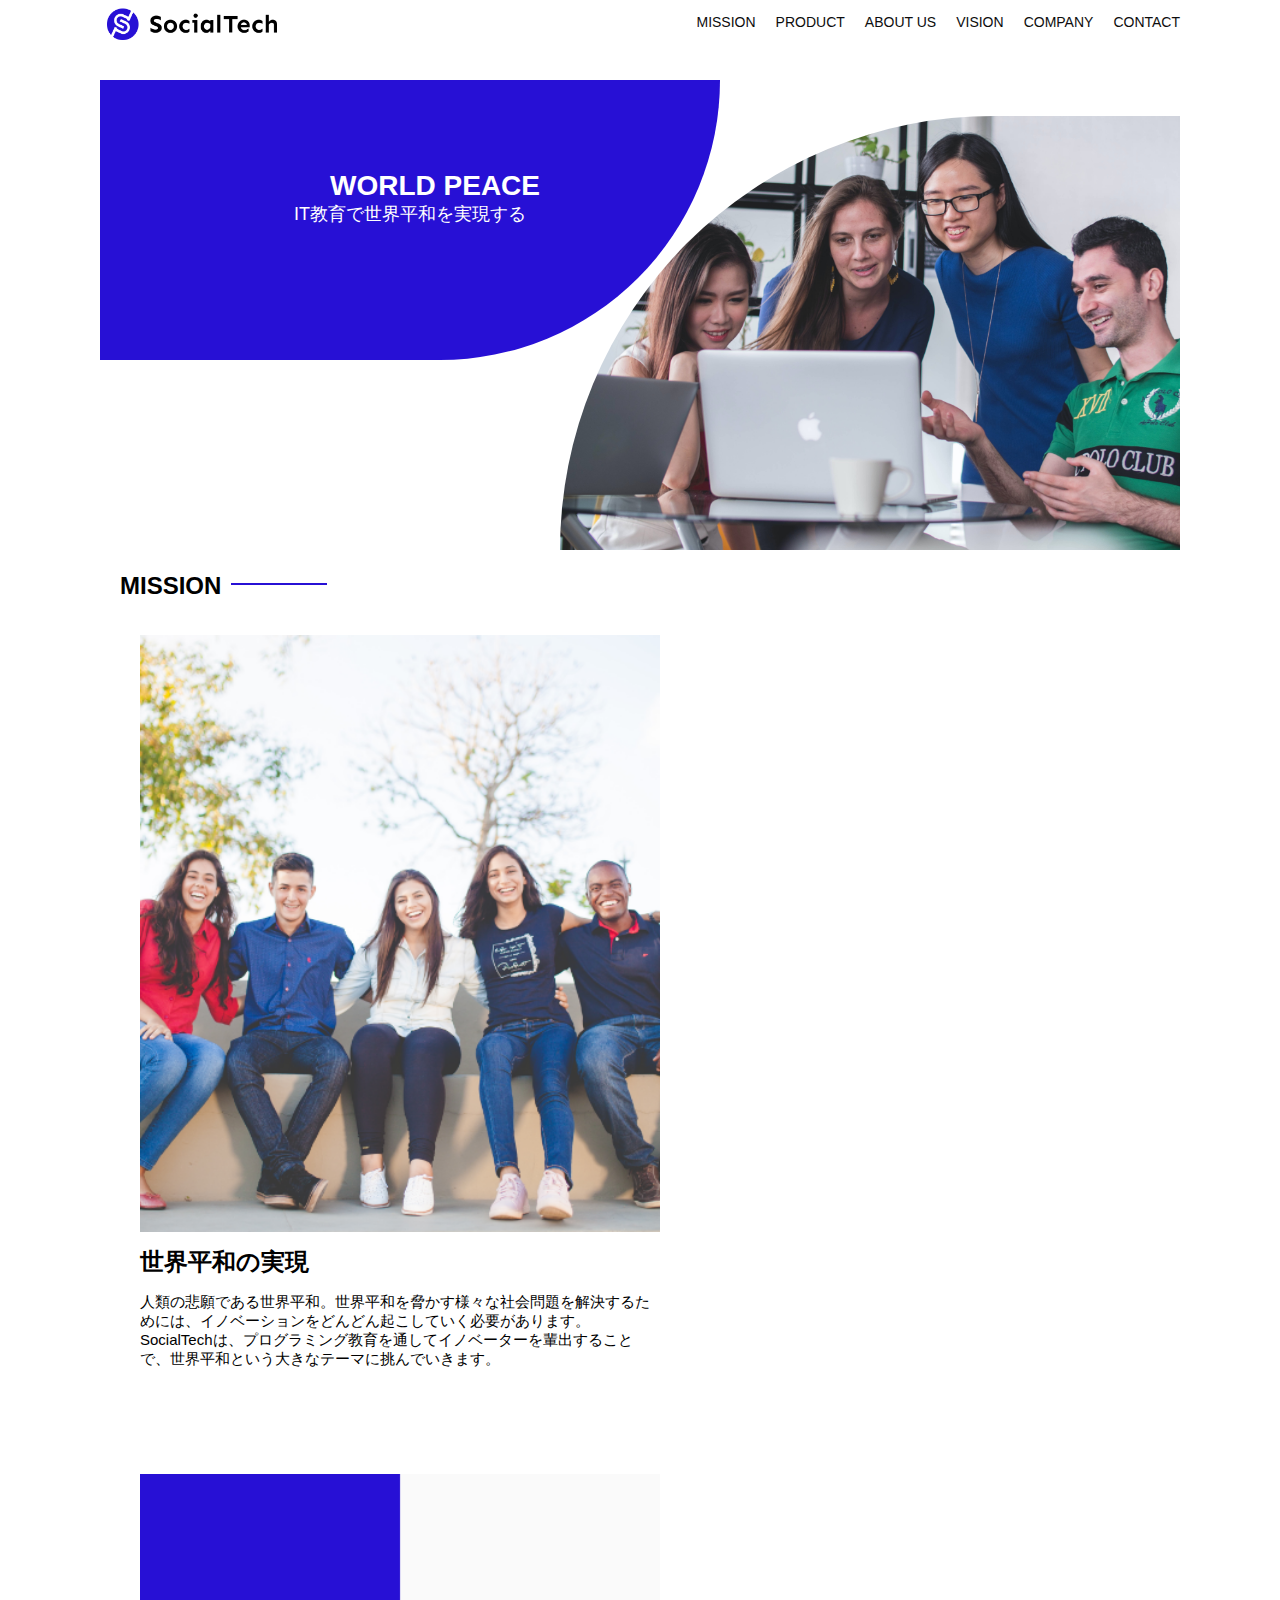
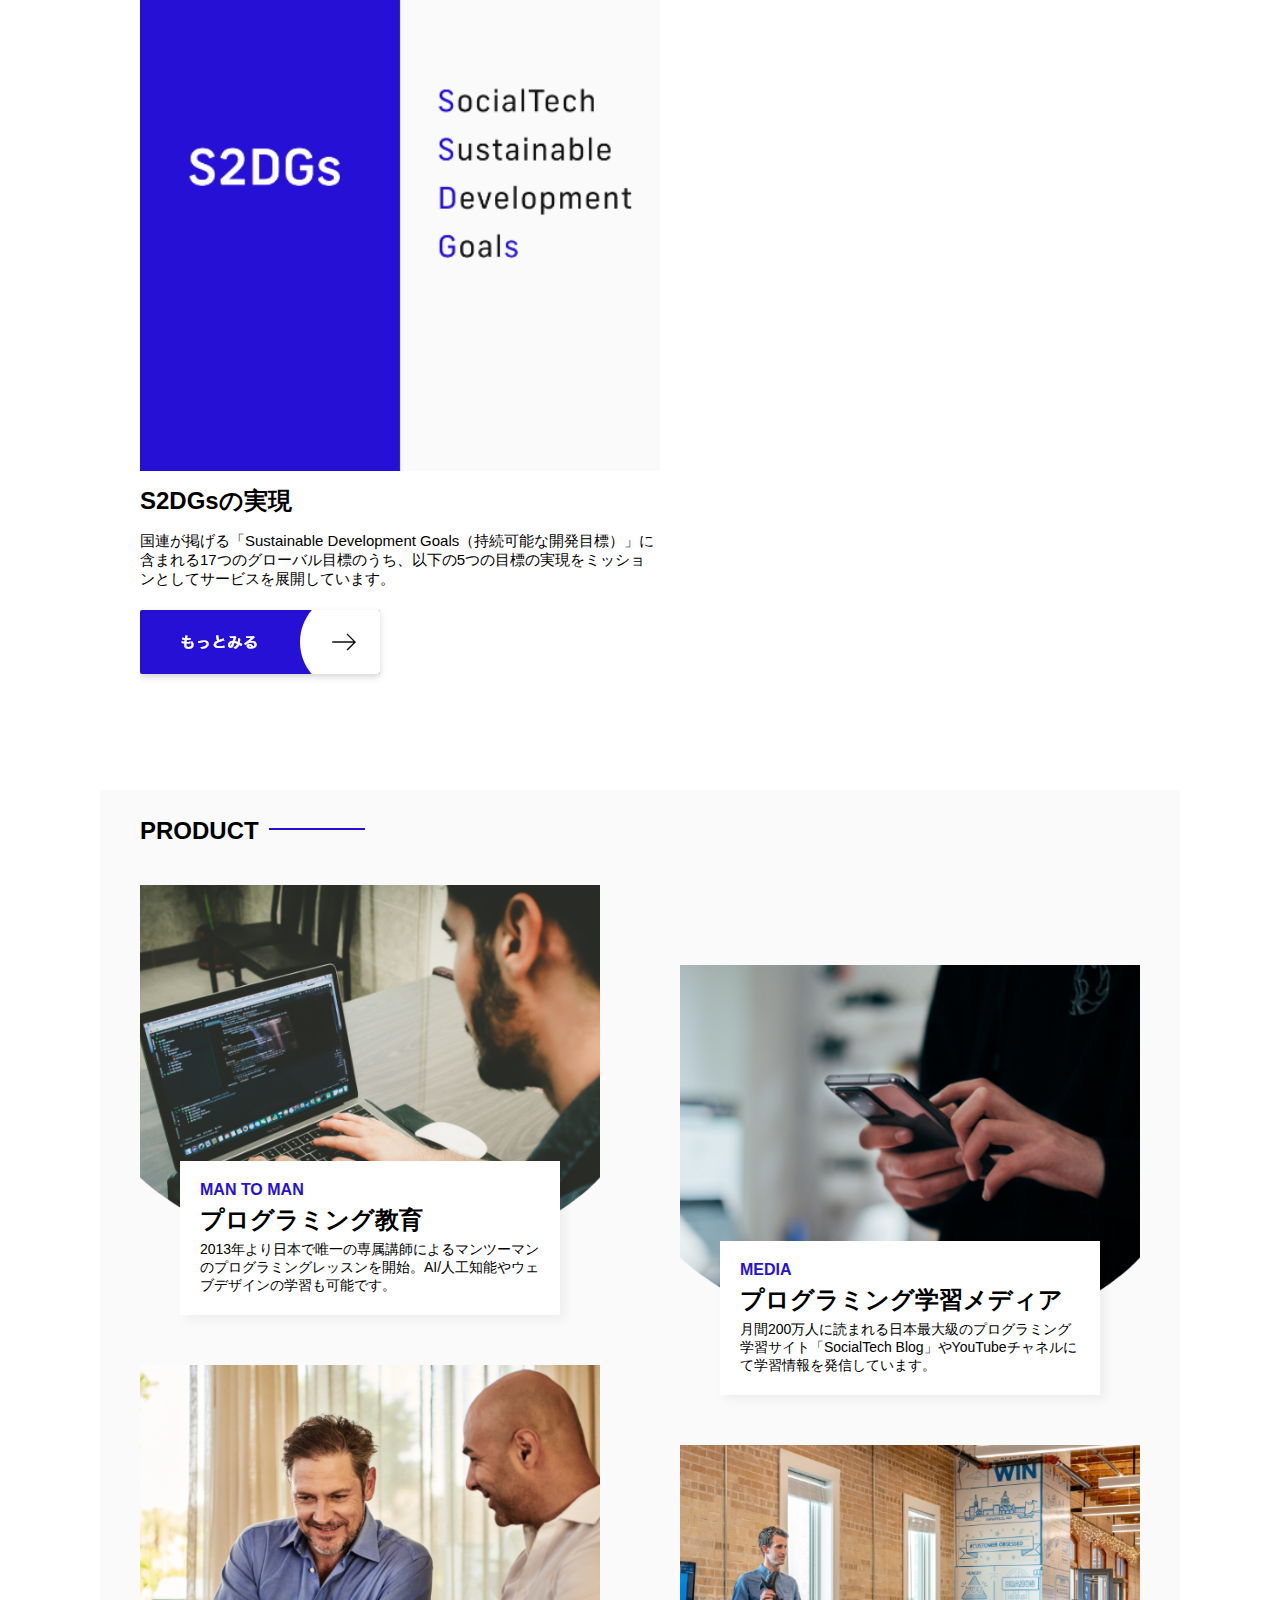
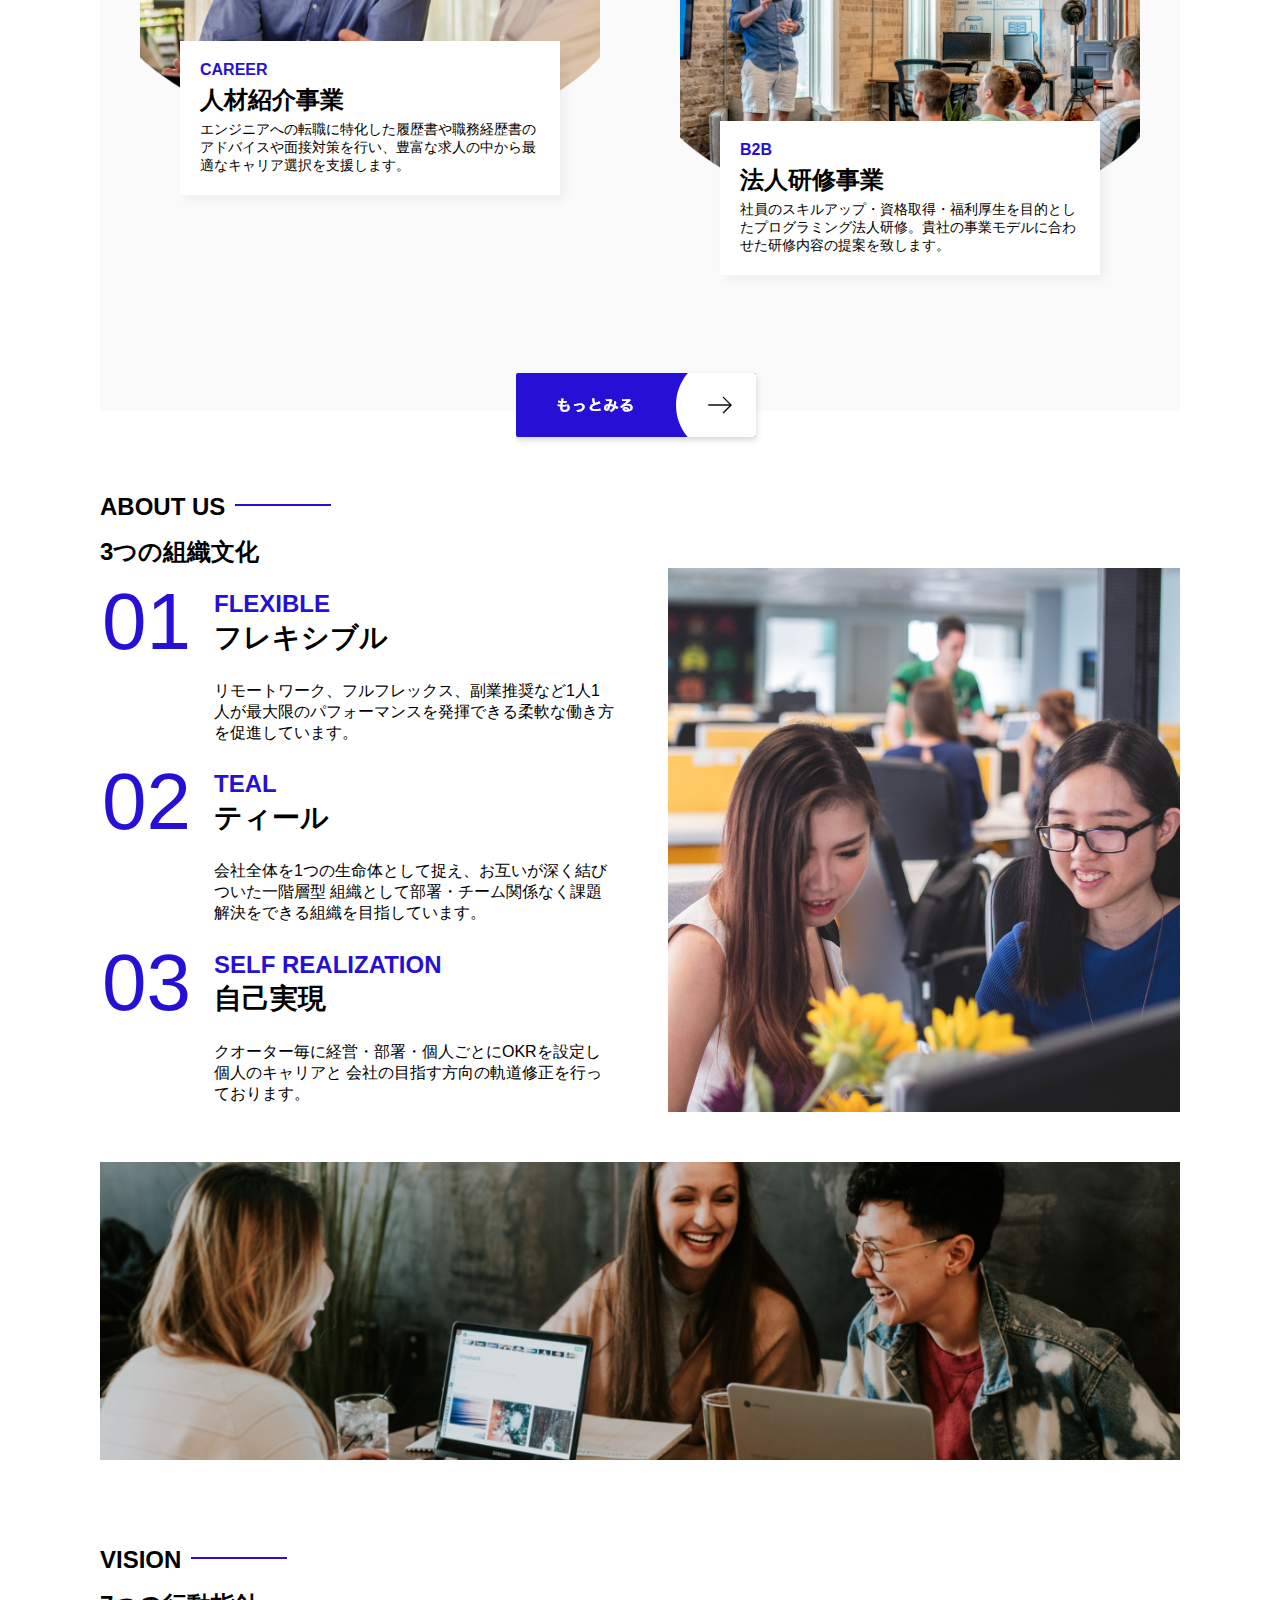
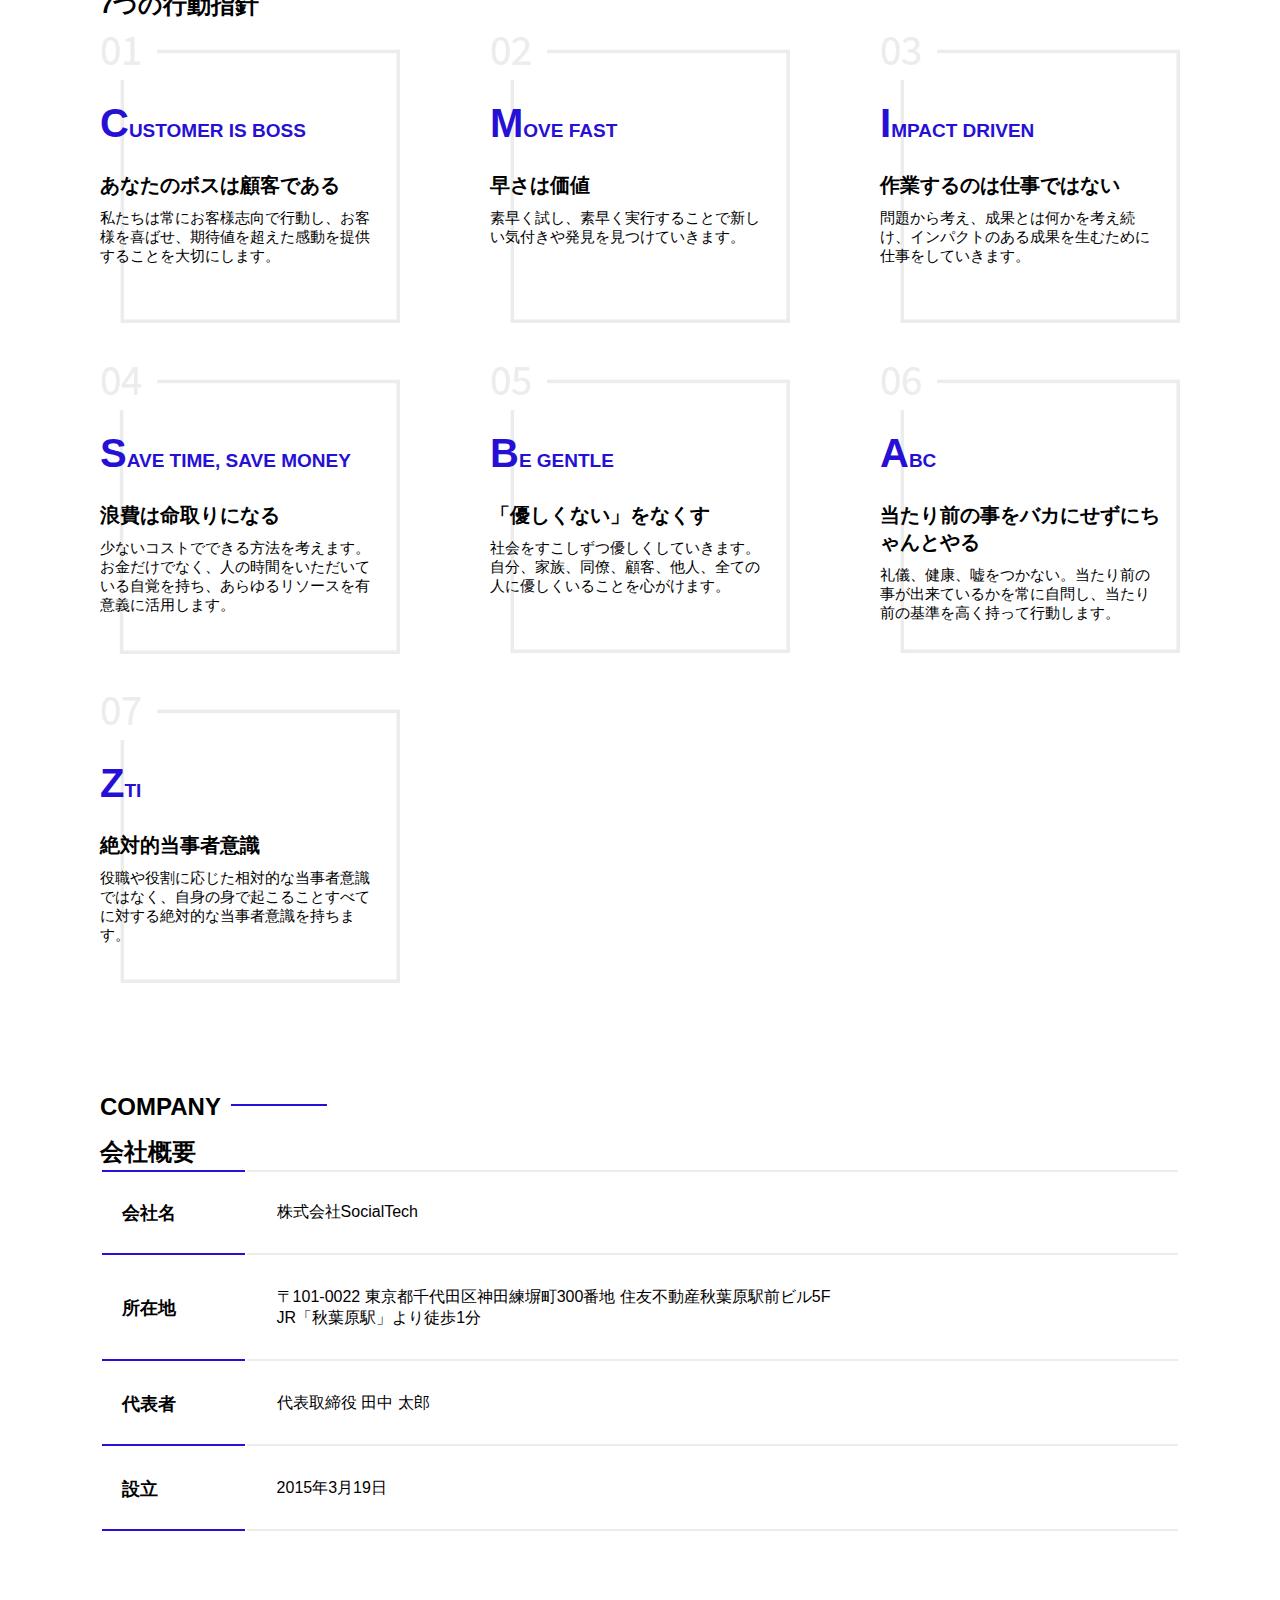
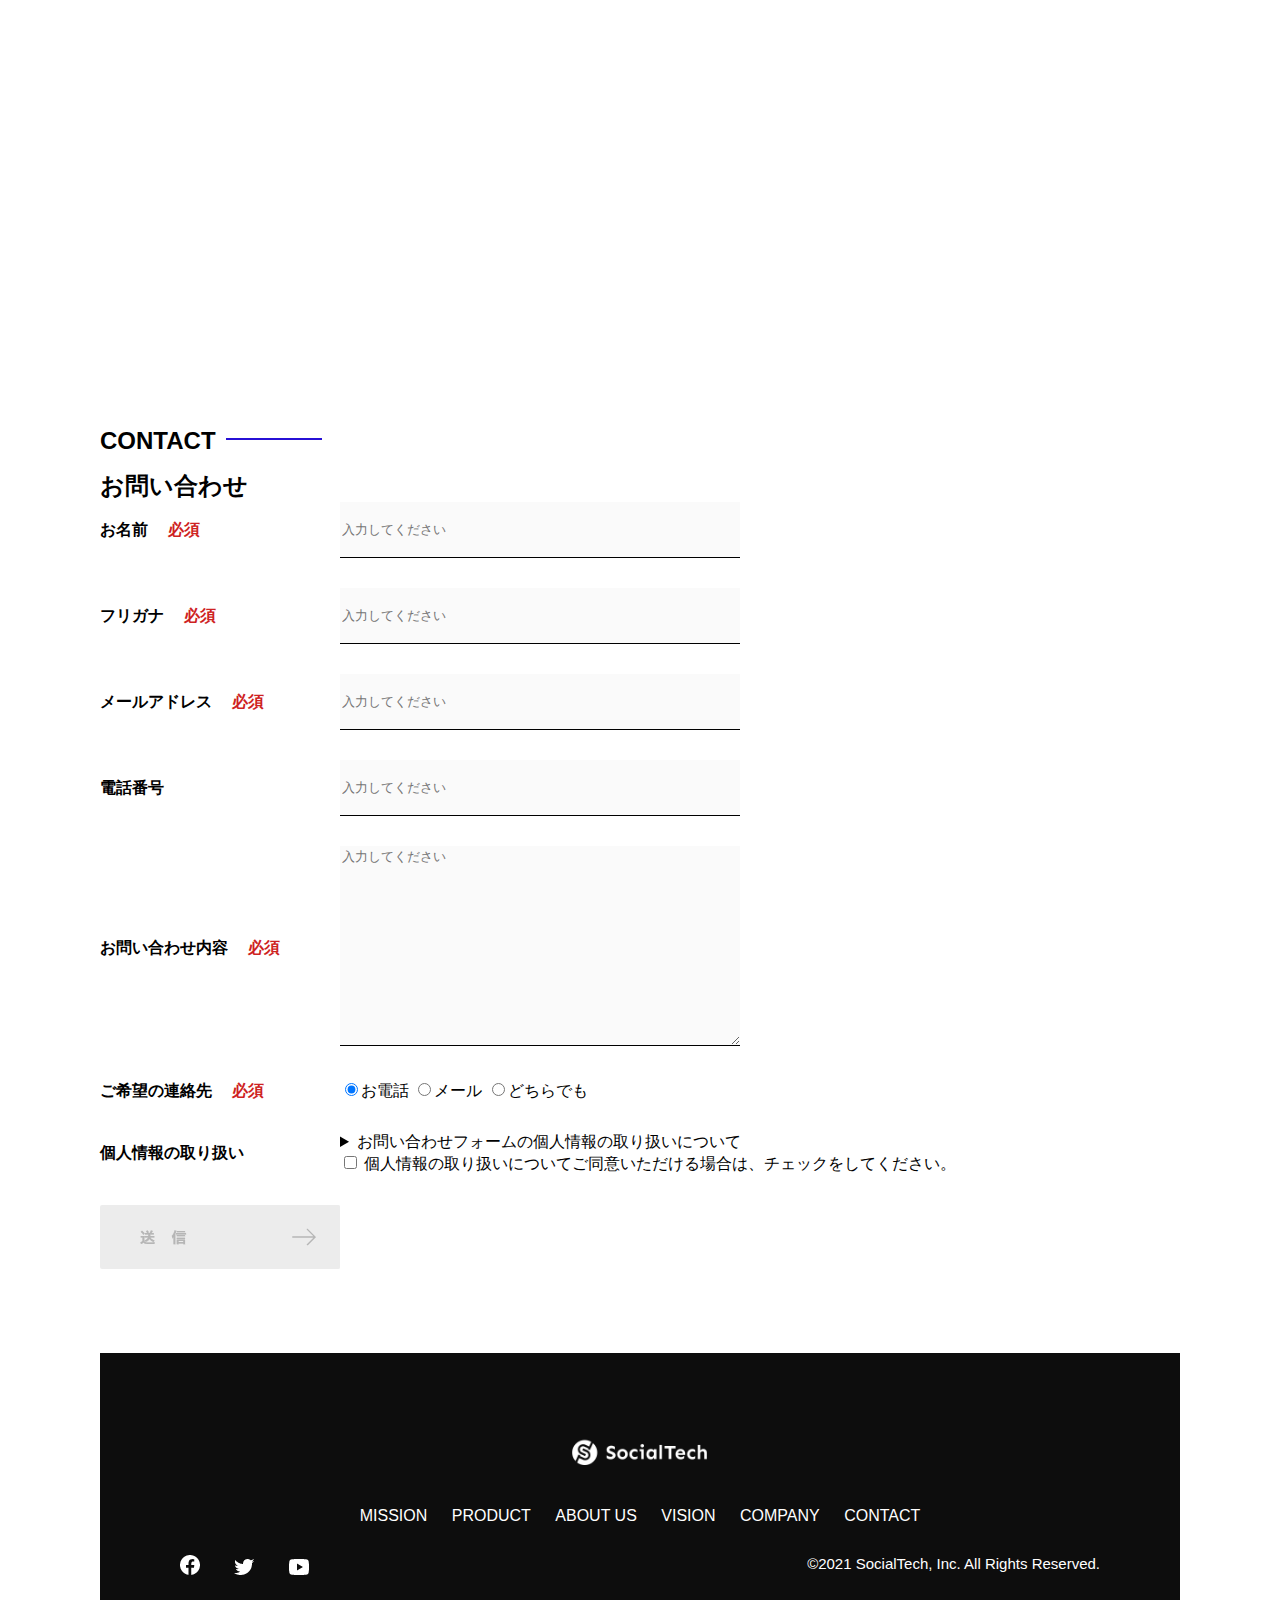
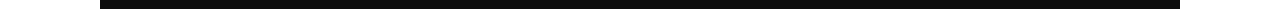
<file: socialtech/index.html>
<!DOCTYPE html>
<html lang="jp">
<head>
    <meta charset="UTF-8">
    <meta name="description" content="SocialTechはEdTech業界のリーディングカンパニーを目指します。">
    <meta name="viewport" content="width=device-width, initial-scale=1.0">
    <title>SocialTech</title>
    <link rel="stylesheet" href="style.css">
</head>
<body>
    <header>
        <a href="index.html" id="logo">
        <img src="images/logo.png" alt="トップページに戻る">
        </a>
        <nav id="nav-pc">
            <ul>
             <li><a href="mission.html">MISSION</a></li>
             <li><a href="product.html">PRODUCT</a></li>
             <li><a href="index.html#aboutus">ABOUT US</a></li>
             <li><a href="index.html#vision">VISION</a></li>
             <li><a href="index.html#company">COMPANY</a></li>
             <li><a href="index.html#contact">CONTACT</a></li>
            </ul>
        </nav>
               <!-- スマホ用メニューボタン -->
       <button id="menu-sp" onclick="document.getElementById('nav-sp').style.display = 'block'">
        <img src="images/button-menu.png" alt="ナビゲーションを開く">
      </button>
         <!-- スマホ用ナビゲーション -->
         <div id="nav-sp">
          <button id="close" onclick="document.getElementById('nav-sp').style.display = 'none'">
            <img src="images/button-close.png" alt="ナビゲーションを閉じる">
          </button>
  
          <nav>
            <ul>
              <li>
                <a id="logo-sp" href="index.html" onclick="document.getElementById('nav-sp').style.display = 'none'"><img src="images/logo-sp.png" alt="トップページに戻る"></a>
              </li>
              <li><a class="menu" href="mission.html" onclick="document.getElementById('nav-sp').style.display = 'none'">MISSION</a></li>
              <li><a class="menu" href="product.html" onclick="document.getElementById('nav-sp').style.display = 'none'">PRODUCT</a></li>
              <li><a class="menu" href="index.html#aboutus" onclick="document.getElementById('nav-sp').style.display = 'none'">ABOUT US</a></li>
              <li><a class="menu" href="index.html#vision" onclick="document.getElementById('nav-sp').style.display = 'none'">VISION</a></li>
              <li><a class="menu" href="index.html#company" onclick="document.getElementById('nav-sp').style.display = 'none'">COMPANY</a></li>
              <li><a class="menu" href="index.html#contact" onclick="document.getElementById('nav-sp').style.display = 'none'">CONTACT</a></li>
            </ul>
          </nav>
          <div id="sns">
            <a href="https://www.facebook.com/sejuku2013">
              <img src="images/button-facebook.png" alt="Facebookのリンク">
            </a>
            <a href="https://twitter.com/samuraijuku">
              <img src="images/button-twitter.png" alt="Twitterのリンク">
            </a>
            <a href="https://www.youtube.com/channel/UCCFOQO5aDK0xXam4cUQXT8g">
              <img src="images/button-youtube.png" alt="YouTubeのリンク">
            </a>
          </div>
        </div>
    </header>
    <main>
        <article>
            <section id="main-visual">
                <div id="main-message">
                    <h1>WORLD PEACE</h1>
                    <p>IT教育で世界平和を実現する</p>
                </div>
                <img src="images/index/index-main.png" alt="PCの周りに集まる多国籍の仲間たち">
            </section>
            <section id="mission">
                <h2 class="index-h2">MISSION</h2>
                <div id="mission-flex">
                  <div>
                    <img id="mission-photo" src="images/index/index-mission.png" alt="屋外のベンチで写真を撮影する多国籍の仲間たち">
                    <h3>世界平和の実現</h3>
                    <p>
                      人類の悲願である世界平和。世界平和を脅かす様々な社会問題を解決するためには、イノベーションをどんどん起こしていく必要があります。SocialTechは、プログラミング教育を通してイノベーターを輩出することで、世界平和という大きなテーマに挑んでいきます。
                    </p>
                  </div>
                  <div>
                    <img id="s2dgs" src="images/index/s2dgs.png" alt="S2DGs">
                    <h3>S2DGsの実現</h3>
                    <p>国連が掲げる「Sustainable Development
                      Goals（持続可能な開発目標）」に含まれる17つのグローバル目標のうち、以下の5つの目標の実現をミッションとしてサービスを展開しています。</p>
                    <a href="mission.html">
                      <img src="images/button-more.png" alt="もっとみる">
                    </a>
                  </div>
                </div>
              </section>
              <section id="product">
                <h2 class="index-h2">PRODUCT</h2>
                <div class="product-flex">
                  <div id="product-left">
                     <div>
                       <img class="product-photo" src="images/index/index-mantoman.png" alt="PCでコードを書く男性">
                       <div class="product-explain">
                         <span>MAN TO MAN</span>
                         <h3>プログラミング教育</h3>
                         <p>2013年より日本で唯一の専属講師によるマンツーマンのプログラミングレッスンを開始。AI/人工知能やウェブデザインの学習も可能です。</p>
                       </div>
                     </div>
                     <div>
                       <img class="product-photo" src="images/index/index-career.png" alt="笑顔で話し合う2人の男性">
                       <div class="product-explain">
                         <span>CAREER</span>
                         <h3>人材紹介事業</h3>
                         <p>エンジニアへの転職に特化した履歴書や職務経歴書のアドバイスや面接対策を行い、豊富な求人の中から最適なキャリア選択を支援します。</p>
                       </div>
                     </div>
                  </div>
                  <div id="product-right">
                    <div>
                        <img class="product-photo" src="images/index/index-media.png" alt="スマートフォンを操作する人">
                        <div class="product-explain">
                          <span>MEDIA</span>
                          <h3>プログラミング学習メディア</h3>
                          <p>月間200万人に読まれる日本最大級のプログラミング学習サイト「SocialTech Blog」やYouTubeチャネルにて学習情報を発信しています。</p>
                        </div>
                      </div>
                      <div>
                        <img class="product-photo" src="images/index/index-b2b.png" alt="講演中の男性とそれを聴く人々">
                        <div class="product-explain">
                          <span>B2B</span>
                          <h3>法人研修事業</h3>
                          <p>社員のスキルアップ・資格取得・福利厚生を目的としたプログラミング法人研修。貴社の事業モデルに合わせた研修内容の提案を致します。</p>
                        </div>
                      </div>
                    </div>
                  </div>
                  <div id="product-more">
                    <a href="product.html">
                      <img src="images/button-more.png" alt="もっとみる">
                    </a>
                  </div>
                </section>
                <section id="aboutus">
                  <h2 class="index-h2">ABOUT US</h2>
                  <h3>3つの組織文化</h3>
                  <div>
                    <table class="culture-table">
                      <tr>
                        <td class="culture-num">01</td>
                        <th><span class="culture-en">FLEXIBLE</span><br>フレキシブル</th>
                      </tr>
                      <tr>
                        <td>
                        </td>
                        <td class="culture-description">リモートワーク、フルフレックス、副業推奨など1人1人が最大限のパフォーマンスを発揮できる柔軟な働き方を促進しています。</td>
                      </tr>
                      <tr>
                        <td class="culture-num">02</td>
                        <th><span class="culture-en">TEAL</span><br>ティール</th>
                      </tr>
                      <tr>
                        <td>
                        </td>
                        <td class="culture-description">会社全体を1つの生命体として捉え、お互いが深く結びついた一階層型 組織として部署・チーム関係なく課題解決をできる組織を目指しています。</td>
                      </tr>
                      <tr>
                        <td class="culture-num">03</td>
                        <th><span class="culture-en">SELF REALIZATION</span><br>自己実現</th>
                      </tr>
                      <tr>
                        <td>
                        </td>
                        <td class="culture-description">クオーター毎に経営・部署・個人ごとにOKRを設定し個人のキャリアと 会社の目指す方向の軌道修正を行っております。</td>
                      </tr>
                    </table>
                    <img class="culture-img" src="images/index/index-aboutus1.png" alt="笑顔で話し合う2人の女性">
                  </div>
                  <img class="culture-img2" src="images/index/index-aboutus2.png" alt="笑顔で話し合う3人の男女">
                </section>
                <section id="vision">
                  <h2 class="index-h2">VISION</h2>
                  <h3>7つの行動指針</h3>
                  <div>
                    <div class="vision-box">
                      <img src="images/index/vision-01.png" alt="01">
                      <div>
                        <h4>CUSTOMER IS BOSS</h4>
                        <h5>あなたのボスは顧客である</h5>
                        <p>私たちは常にお客様志向で行動し、お客様を喜ばせ、期待値を超えた感動を提供することを大切にします。</p>
                      </div>
                    </div>
                    <div class="vision-box">
                      <img src="images/index/vision-02.png" alt="02">
                      <div>
                        <h4>MOVE FAST</h4>
                        <h5>早さは価値</h5>
                        <p>素早く試し、素早く実行することで新しい気付きや発見を見つけていきます。</p>
                      </div>
                    </div>
                    <div class="vision-box">
                      <img src="images/index/vision-03.png" alt="03">
                      <div>
                        <h4>IMPACT DRIVEN</h4>
                        <h5>作業するのは仕事ではない</h5>
                        <p>問題から考え、成果とは何かを考え続け、インパクトのある成果を生むために仕事をしていきます。</p>
                      </div>
                    </div>
                    <div class="vision-box">
                      <img src="images/index//vision-04.png" alt="04">
                      <div>
                        <h4>SAVE TIME, SAVE MONEY</h4>
                        <h5>浪費は命取りになる</h5>
                        <p>少ないコストでできる方法を考えます。お金だけでなく、人の時間をいただいている自覚を持ち、あらゆるリソースを有意義に活用します。</p>
                      </div>
                    </div>
                    <div class="vision-box">
                      <img src="images/index/vision-05.png" alt="05">
                      <div>
                        <h4>BE GENTLE</h4>
                        <h5>「優しくない」をなくす</h5>
                        <p>社会をすこしずつ優しくしていきます。自分、家族、同僚、顧客、他人、全ての人に優しくいることを心がけます。</p>
                      </div>
                    </div>
                    <div class="vision-box">
                      <img src="images/index/vision-06.png" alt="06">
                      <div>
                        <h4>ABC</h4>
                        <h5>当たり前の事をバカにせずにちゃんとやる</h5>
                        <p>礼儀、健康、嘘をつかない。当たり前の事が出来ているかを常に自問し、当たり前の基準を高く持って行動します。</p>
                      </div>
                    </div>
                    <div class="vision-box">
                      <img src="images/index/vision-07.png" alt="07">
                      <div>
                        <h4>ZTI</h4>
                        <h5>絶対的当事者意識</h5>
                        <p>役職や役割に応じた相対的な当事者意識ではなく、自身の身で起こることすべてに対する絶対的な当事者意識を持ちます。</p>
                      </div>
                    </div>
                  </div>
                </section>
                <section id="company">
                  <h2 class="index-h2">COMPANY</h2>
                  <h3>会社概要</h3>
                  <table id="company-table">
                    <tr>
                      <th class="tableheader tableheader-first">会社名</th>
                      <td class="cell cell-first">株式会社SocialTech</td>
                    </tr>
                    <tr>
                      <th class="tableheader">所在地</th>
                      <td class="cell">〒101-0022 東京都千代田区神田練塀町300番地 住友不動産秋葉原駅前ビル5F<br>JR「秋葉原駅」より徒歩1分</td>
                    </tr>
                    <tr>
                      <th class="tableheader">代表者</th>
                      <td class="cell">代表取締役 田中 太郎</td>
                    </tr>
                    <tr>
                      <th class="tableheader">設立</th>
                      <td class="cell">2015年3月19日</td>
                    </tr>
                  </table>
                  <iframe 
 src="https://www.google.com/maps/embed?pb=!1m18!1m12!1m3!1d3240.0688551336807!2d139.7720776771055!3d35.69992317258124!2m3!1f0!2f0!3f0!3m2!1i1024!2i768!4f13.1!3m3!1m2!1s0x60188fee13660e23%3A0x77137876edf742ac!2z5L2P5Y-L5LiN5YuV55Sj56eL6JGJ5Y6f6aeF5YmN44OT44Or!5e0!3m2!1sja!2sjp!4v1704858013291!5m2!1sja!2sjp" 
 style="border: 0" allowfullscreen="" loading="lazy">
 </iframe>
                </section>

                
                <section id="contact">
                  <h2 class="index-h2">CONTACT</h2>
                  <h3>お問い合わせ</h3>
                  <form>
                    <div>
                      <div class="contact-heading">
                        <label class="contact-label">お名前<span class="contact-span">必須</span></label>
                      </div>
                      <div>
                        <input type="text" name="name" placeholder="入力してください" class="contact-textbox">
                      </div>
                    </div>
                    <div>
                      <div class="contact-heading">
                        <label class="contact-label">フリガナ<span class="contact-span">必須</span></label>
                      </div>
                      <div>
                        <input type="text" name="hurigana" placeholder="入力してください" class="contact-textbox">
                      </div>
                    </div>
                    <div>
                      <div class="contact-heading">
                        <label class="contact-label">メールアドレス<span class="contact-span">必須</span></label>
                      </div>
                      <div>
                        <input type="text" name="email" placeholder="入力してください" class="contact-textbox">
                      </div>
                    </div>
                    <div>
                      <div class="contact-heading">
                        <label class="contact-label">電話番号</label>
                      </div>
                      <div>
                        <input type="text" name="tel" placeholder="入力してください" class="contact-textbox">
                      </div>
                    </div>
                    <div>
                      <div class="contact-heading">
                        <label class="contact-label">お問い合わせ内容<span class="contact-span">必須</span></label>
                      </div>
                      <div>
                        <textarea class="contact-textarea" placeholder="入力してください" name="message"></textarea>
                      </div>
                    </div>
                    <div>
                      <div class="contact-heading">
                        <label class="contact-label">ご希望の連絡先<span class="contact-span">必須</span></label>
                      </div>
                      <div>
                        <input class="radiobutton" type="radio" value="tel" name="contact" checked><label>お電話</label>
                        <input class="radiobutton" type="radio" value="mail" name="contact"><label>メール</label>
                        <input class="radiobutton" type="radio" value="both" name="contact"><label>どちらでも</label>
                      </div>
                    </div>
                    <div>
                      <div class="contact-heading">
                        <label class="contact-label">個人情報の取り扱い</label>
                      </div>
                      <div>
                        <details>
                          <summary>お問い合わせフォームの個人情報の取り扱いについて</summary>
                          <div>
                            <dl>
                              <dt>１．組織の名称又は氏名</dt>
                              <dd>株式会社SocialTech</dd>
                              <dt>２．個人情報保護管理者（若しくはその代理人）の氏名又は職名、所属及び連絡先</dt>
                              <dd>
                                <p>鈴木 一郎 コーポレート部</p>
                                <p>メールアドレス：samurai@example.com</p>
                                <p>TEL：03-1234-5678</p>
                              </dd>
                              <dt>３．個人情報の利用目的</dt>
                              <dd>
                                <ul>
                                  <li>本サービス及び本サービスに関連する情報の提供又はそれらに関する連絡のため</li>
                                  <li>ユーザーの本人確認のため</li>
                                  <li>当社サービスのご案内のため</li>
                                  <li>当社の商品等の広告または宣伝（電子メールによるものを含むものとします。）</li>
                                </ul>
                              </dd>
                              <dt>４．個人情報の取り扱い業務の委託</dt>
                              <dd>個人情報の取扱業務の全部または一部を外部に業務委託する場合があります。その際、弊社は、個人情報を適切に保護できる管理体制を敷き実行していることを条件として委託先を厳選したうえで、機密保持契約を委託先と締結し、お客様の個人情報を厳密に管理させます。</dd>
                              <dt>５．個人情報の開示等の請求</dt>
                              <dd>
                                お客様は、弊社に対してご自身の個人情報の開示等（利用目的の通知、開示、内容の訂正・追加・削除、利用の停止または消去、第三者への提供の停止）に関して、当社問合わせ窓口に申し出ることができます。<br>
                                その際、弊社はお客様ご本人を確認させていただいたうえで、合理的な期間内に対応いたします。<br>
                                なお、個人情報に関する弊社問合わせ先は、次の通りです。
                              </dd>
                              <dd>
                                <p>株式会社SocialTech　個人情報問合せ窓口</p>
                                <p>〒150-0043　東京都千代田区神田練塀町300番地 住友不動産秋葉原駅前ビル5F</p>
                                <p>メールアドレス：samurai@example.com　TEL：03-1234-5678</p>
                              </dd>
        
                              <dt>６．個人情報を提供されることの任意性について</dt>
                              <dd>お客様がご自身の個人情報を弊社に提供されるか否かは、お客様のご判断によりますが、もしご提供されない場合には、適切なサービスが提供できない場合がありますので予めご了承ください。</dd>
                            </dl>
                          </div>
                        </details>
                        <input type="checkbox" name="agree">
                        <span>個人情報の取り扱いについてご同意いただける場合は、チェックをしてください。</span>
                      </div>
                    </div>
                    <input type="image" src="images/button-submit.png" alt="送信する">
                  </form>
                </section>
                <footer>
                  <div id="footer-logo">
                    <img src="images/logo-sp.png" alt="SocialTech">
                  </div>
                  <div id="footer-link">
                    <a href="mission.html">MISSION</a>
                    <a href="product.html">PRODUCT</a>
                    <a href="index.html#aboutus">ABOUT US</a>
                    <a href="index.html#vision">VISION</a>
                    <a href="index.html#company">COMPANY</a>
                    <a href="index.html#contact">CONTACT</a>
                  </div>
                  <div id="sns-footer">
                    <div class="sns-btns">
                      <a href="https://www.facebook.com/sejuku2013"><img src="images/button-facebook.png" alt="Facebookのリンク"></a>
                      <a href="https://twitter.com/samuraijuku"><img src="images/button-twitter.png" alt="Twitterのリンク"></a>
                      <a href="https://www.youtube.com/channel/UCCFOQO5aDK0xXam4cUQXT8g"><img src="images/button-youtube.png" alt="YouTubeのリンク"></a>
                    </div>
                    <p id="copyright">&copy;2021 SocialTech, Inc. All Rights Reserved.</p>
                  </div>
                </footer>
              </article>
            </main>
          </body>
          
          </html>
</file>
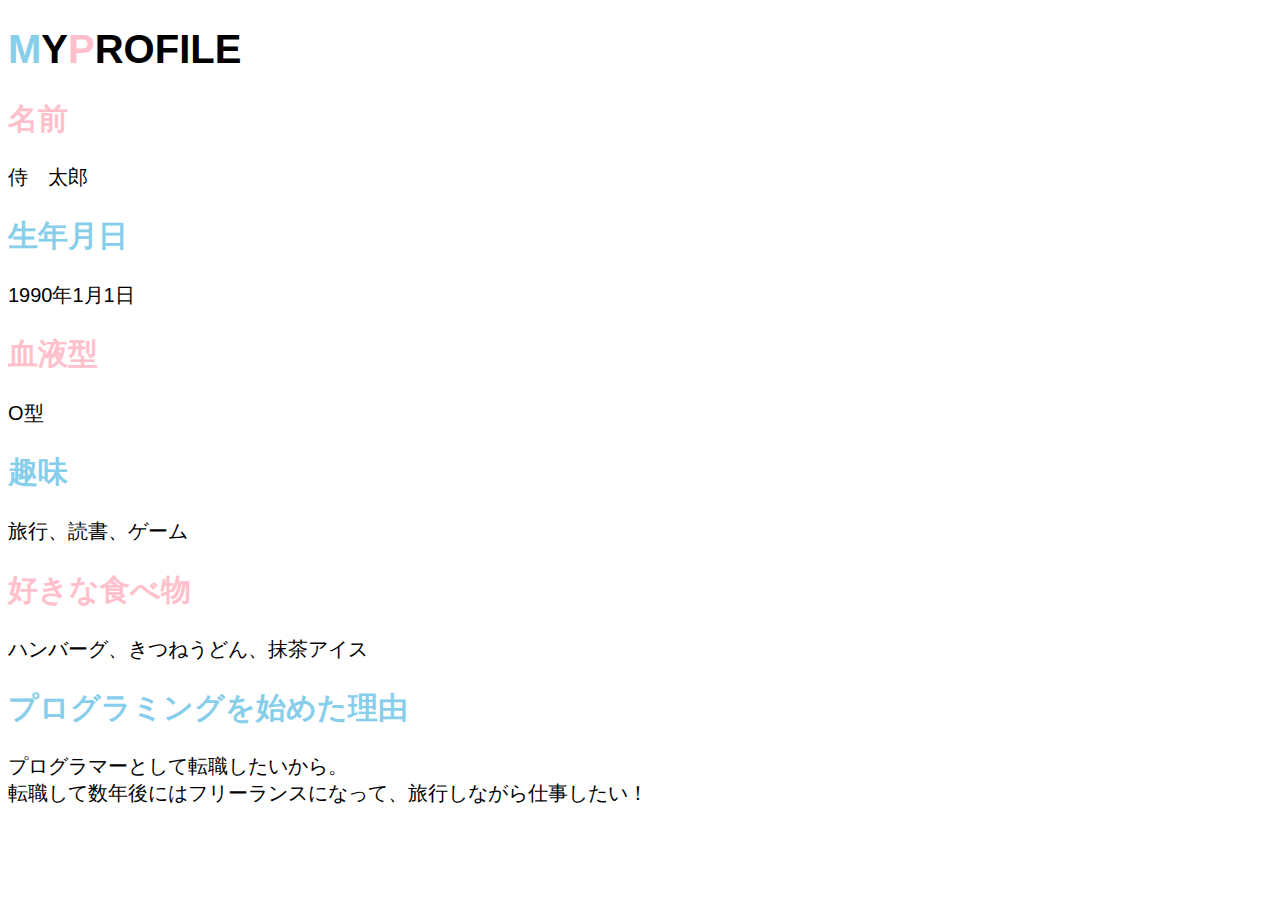
<file: kadai_015/kadai_015.html>
<!DOCTYPE html>
<html>
<head>
  <title>15章課題</title>
  <meta charset="UTF-8">
  <meta name="description" content="このページは15章の課題です。">
  <link rel="stylesheet" href="style.css">
  <link rel="preconnect" href="https://fonts.googleapis.com">
  <link rel="preconnect" href="https://fonts.gstatic.com" crossorigin>
  <link href="https://fonts.googleapis.com/css2?family=Josefin+Sans&display=swap" rel="stylesheet">
</head>
<body>
  <h1><span class="blue">M</span>Y<span class="pink">P</span>ROFILE</h1>
  <div id="basic">
    <h2 class="pink">名前</h2>
    <p>侍　太郎</p>
    <h2 class="blue">生年月日</h2>
    <p>1990年1月1日</p>
    <h2 class="pink">血液型</h2>
    <p>O型</p>
  </div>
  <h2 class="blue">趣味</h2>
  <p>旅行、読書、ゲーム</p>
  <h2 class="pink">好きな食べ物</h2>
  <p>ハンバーグ、きつねうどん、抹茶アイス</p>
  <h2 class="blue">プログラミングを始めた理由</h2>
  <p>プログラマーとして転職したいから。<br>転職して数年後にはフリーランスになって、旅行しながら仕事したい！</p>
</body>
</html>
</file>
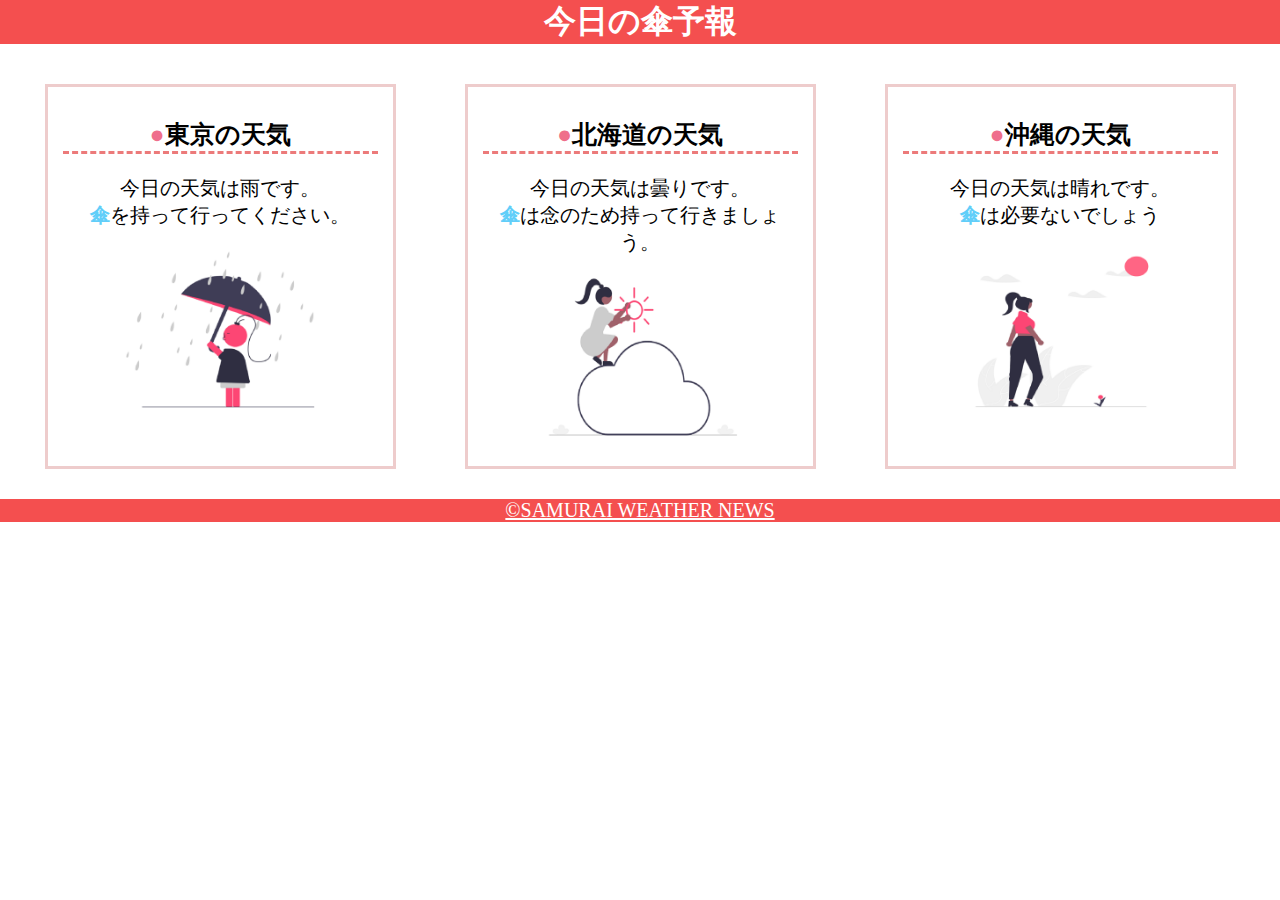
<file: kadai_022/kadai_022.html>
<!DOCTYPE html>
<html>
    <head>
        <meta charset="UTF-8">
        <meta name="viewport" content="width=device-width, initial-scale=1.0">
        <link rel="stylesheet" href="style.css">
        <meta name="description" content="このページは22章の課題です。">
        <title>22章課題</title>
    </head>
    <body>
       
        <header>
            <h1>今日の傘予報</h1>
        </header>  
 
        <main>

            <div id="parent">
                <div class="contents">
                    <h2>東京の天気</h2>
                    <p>今日の天気は雨です。</p>
                    <p>傘を持って行ってください。</p>
                    <img src="images/rainy.png" alt="雨">
                </div>
 
                <div class="contents">
                    <h2>北海道の天気</h2>
                    <p>今日の天気は曇りです。</p>
                    <p>傘は念のため持って行きましょう。</p>
                    <img src="images/cloudy.png" alt="曇り">
                </div>
 
                <div class="contents">
                    <h2>沖縄の天気</h2>
                    <p>今日の天気は晴れです。</p>
                    <p>傘は必要ないでしょう</p>
                    <img src="images/sunny.png" alt="晴れ">
                </div>

            </div>    
 
        </main>
 
        <footer>
            <a href="https://www.sejuku.net/corp/">&copy;SAMURAI WEATHER NEWS</a>
         </footer>
 
    </body>
</html>
</file>
<file: socialtech/style.css>
/* PC、スマホ共通スタイル */
* {
    box-sizing: border-box;
  }
  
  p {
    font-size: 15px;
  }
  
  body {
    max-width: 1080px;
    margin: 0 auto 0 auto;
    font-family: "Source Sans Pro", "Hiragino Kaku Gothic ProN", Meiryo, Arial, sans-serif;
  }
  header {
    display: flex;
    justify-content: space-between;
    height: 80px;
    }
    #nav-pc {
        font-size: 14px;
    }
    #nav-pc ul {
        display: flex;
        padding-left: 0;
    }
    #nav-pc li {
        list-style: none;
    }
    #nav-pc a {
        text-decoration: none;
        margin-left: 20px;
        color: #0d0d0d;
    }
    #nav-pc a:hover {
        text-decoration: underline;
    }
    #main-visual {
        position: relative;
        height: 400px;
    }
   #main-message {
    position: absolute;
    top: 0;
    left: 0;
    background-color: #2710d5;
    color: #ffffff;
    border-radius:0 0 476px 0;
    max-width: 620px;
    width: 100%;
    height: 100%;
    z-index: 11;
   }
   #main-message > h1 {
    font-size: 60px;
    margin:100px 0 0 50px;
   }
   #main-message > p {
    font-size: 28px;
    margin: 0 0 0 50px;
   }
   #main-visual > img {
    max-width: 620px;
    border-radius: 476px 0 0 0;
    position: absolute;
    top: 0;
    right: 0;
    z-index: 10;
   }
   h2 {
    margin: 40px 0 0 0;
  }
  
  h2::after {
    content: url("images/line.png");
    margin-left: 10px;
  }
  
  h3 {
    font-size: 27px;
  }
  
  /* ミッション */
  #mission {
    margin: 80px auto 80px auto;
  }
  
  #mission-flex {
    display: flex;
  }
  
   #mission-flex > div {
     width: 50%;
     margin: 20px;
   }
   
   #mission-photo {
     width: 100%;
   }
   
   #s2dgs {
     margin-top: 50px;
     width: 100%;
   }
   #product {
    background-color: #fafafa;
    margin: 80px 0 80px 0;
    padding: 10px 40px 0px 40px;
  }
  
  /* 外枠 */
  #product .product-flex {
    margin-top: 40px;
    display: flex;
  }
  
  /* 左のカラム */
  #product-left {
    width: 50%;
    margin-right: 20px;
  }
  
  /* 右のカラム */
  #product-right {
    width: 50%;
    margin-left: 20px;
    margin-top: 80px;
  }
  
  /* 画像＋説明の枠 */
  #product-left > div {
    position: relative;
    height: 480px;
    margin-right: 20px;
  }
  #product-right > div {
    position: relative;
    height: 480px;
    margin-left: 20px;
  }
  .product-photo {
    width: 100%;
  }
  .product-explain {
    background-color: #ffffff;
    position: absolute;
    left: 0;
    bottom: 50px;
    margin: 0 40px 0 40px;
    padding: 20px;
    box-shadow: 5px 5px 10px rgba(0, 0, 0, 0.05);
  }
  
  /* 説明文の英語 */
  .product-explain > span {
    color: #2710d5;
    font-weight: bold;
    font-size: 16px;
    margin: 0;
  }
  
  /* 説明文の見出し */
  .product-explain > h3 {
    margin: 5px 0 5px 0;
  }
  
  /* 説明文 */
  .product-explain > p {
    font-size: 14px;
    margin: 0;
  }
  
  /* もっと見るボタン */
  #product-more {
    text-align: center;
  }
  
  #product-more a {
    position: relative;
    bottom: -42px;
  }
  #aboutus {
    margin: 80px auto 80px auto;
  }
  #aboutus >div{
    display: flex;
  }
  .culture-img {
    width: 50%;
    align-self: flex-start;
  }
  .culture-img2 {
    width: 100%;
    margin-top: 50px;
  }
  .culture-table {
    margin-right: 50px;
  }
  .culture-num {
    color: #2710d5;
    font-size: 80px;
    padding: 0 20px 0 0;
  }
  .culture-table th {
    text-align: left;
    font-size: 28px;
    font-weight: bold;
  }
.culture-en {
    color: #2710d5;
    font-size: 24px;
}
.culture-description {
    margin: 0;
}
#vision {
  margin: 80px 0 80px 0;
}
#vision > div {
  display: flex;
  justify-content: space-between;
  flex-wrap: wrap;
}
.vision-box {
  width: 300px;
  height: 300px;
  margin-bottom: 30px;
  position: relative;
}
.vision-box > img {
  width: 100%;
  position: relative;
  z-index: 30;
}
.vision-box > div {
  position: absolute;
  top: 0;
  left: 0;
  margin-right: 20px;
  z-index: 31;
}
.vision-box > div > h4 {
  color: #2710d5;
  font-size: 19px;
  margin-top: 80px;
}
.vision-box > div > h5 {
  font-size: 20px;
  margin: 0 0 0 0;
}
.vision-box > div h4::first-letter {
  font-size: 40px;
}
.vision-box > div > p {
  margin: 10px 0 0 0;
}
#company {
  margin: 80px auto 80px auto;
}
#company-table {
width: 100%;
}
.tableheader {
  text-align: left;
  font-size: 18px;
  padding: 20px;
  border-bottom-color:#2710d5 ;
  border-bottom-width:2px ;
  border-bottom-style: solid;

}
.tableheader-first {
  border-top-color:#2710d5 ;
  border-top-width:2px ;
  border-top-style: solid;
}
.cell {
  padding: 30px;
  border-bottom-color:#ececec;
  border-bottom-width:2px ;
  border-bottom-style: solid;
}
.cell-first {
  border-top-color:#ececec ;
  border-top-width:2px ;
  border-top-style: solid;
}
#company > iframe {
  width: 100%;
  height: 368px;
  margin-top: 40px;
}
#contact {
  margin: 80px auto 80px auto;
}
.contact-label {
  font-weight: bold;
}
.contact-label > span {
  color: #ce2222;
  margin-left: 20px;
  font-weight: bold;
}
#contact > form > div {
  display: flex;
  flex-direction: row;
  flex-wrap: wrap;
  padding-bottom: 30px;
}
.contact-heading {
  width: 240px;
  align-self: center;
}
.contact-textbox{
  border-top: 0px;
  border-right: 0px;
  border-bottom: 1px;
  border-left: 0px;
  border-style: solid;
  background-color: #fafafa;
  height: 56px;
  width: 400px;
}
.contact-textarea {
  border-top: 0px;
  border-right: 0px;
  border-bottom: 1px;
  border-left: 0px;
  border-style: solid;
  background-color: #fafafa;
  height: 200px;
  width: 400px;
}
#contact dt {
  font-weight: bold;
}
#contact dd {
  margin: 0 0 16px 0;
}
#contact dd p {
  margin: 0 0 0 0;
}
#contact dd ul {
  padding-left: 0;
}
#contact dd li {
  list-style: none;
  margin-bottom: 0;
}
footer {
  background-color: #0d0d0d;
  text-align: center;
  padding: 80px 80px 30px 80px
}
#footer-logo {
  margin-bottom: 30px;
}
#footer-link {
  margin-bottom: 30px;
}
#footer-link a {
  color: #ffffff;
  text-decoration: none;
  margin: 10px;
}
#footer-link a:hover {
  text-decoration: underline;
}
#sns-footer {
  display: flex;
  justify-content: space-between;
  text-align: left;
}
#sns-footer a {
  margin: 0 30px 0 0;
}
#sns-footer p {
  color: #ffffff;
  margin: 0;
}
#menu-sp,#nav-sp {
  display: none;
}

 /*====================
  スマートフォン用のスタイル
 =====================*/
 @media screen and (max-width: 767px) {
  /* PC用ナビゲーション非表示 */
  #nav-pc {
    display: none;
  }

  /* ハンバーガーメニュー */
  #menu-sp {
    display: block;
    background-color: transparent;
    float: right;
    padding: 0;
    border: none;
  }

  /* スマホ用ナビゲーションの表示切替*/
  /* 初期状態、レイアウトと非表示設定 */
  #nav-sp {
    background-color: #2710d5;
    position: fixed;
    left: 0;
    top: 0;
    height: 100%;
    width: 100%;
    display: none;
    z-index: 100;
  }
  }
  #close {
    position: absolute;
    top: 20px;
    right: 20px;
    background-color: transparent;
    border: none;
  }
  #nav-sp nav ul {
    padding-left: 0px;
  }
  #nav-sp nav li {
    list-style: none;
  }
  #logo-sp {
    margin: 80px 0 30px 20px;
  }
  #nav-sp nav a {
    display: block;
    color: #ffffff;
  }
  #nav-sp nav a:hover {
    text-decoration: underline;
  }
  #nav-sp .menu {
    text-decoration: none;
    margin: 0 20px;
    height: 44px;
    font-size: 16px;
    background-image: url("images/arrow.png");
    background-repeat: no-repeat;
    background-position: right top;
  }
  #sns {
    position: absolute;
    bottom: 20px;
    left: 20px;
  }
  #sns a {
    margin: 30px;
  }
  #main-visual {
    position: relative;
    height: 470px;
  }
  #main-visual > div {
    text-align: center;
    height: 280px;
  }
  #main-visual h1 {
    font-size: 28px;
    margin-top: 90px;
  }
  #main-visual > div > p {
    margin: 0;
    font-size: 18px;
  }
  #main-visual > img {
    width: 100%;
    border-radius: 476px 0 0 0;
    top: auto;
    bottom: 0;
  }
  h2 {
    margin: 15px 0 15px 0;
  }
  h3 {
    font-size: 24px;
     margin: 10px 0 0 0;
   }
   #mission {
    margin: 20px 0 20px 0;
    padding: 0 20px 0 20px;
   }
   #mission-flex {
    flex-direction: column;
   }
</file>
<file: kadai_015/style.css>
body {
    font-family: "Arial", "Meiryo", sans-serif;
  }
html {
    font-size: 20px;
}
.blue {
    color: skyblue  ;
}
.pink {
    color:  rgb(255, 192, 203);
}
</file>
<file: kadai_022/style.css>
h1,p,body {
    margin:0;
}
p,a {
    font-size: 20px;
}
header {
    margin-bottom: 20px;
    background-color:  rgb(244, 79, 79);
    text-align: center;
}
h1 {
    color:rgb(255, 255, 255);
}
main {
    margin: 10px;
}
#parent {
    display: flex;
    justify-content: space-around;
}
.contents {
    border: solid 3px rgb(238, 204, 204);
    flex-basis: 25%;
    padding:10px 15px ;
    margin: 20px 0;
    text-align: center;
}
h2 {
    font-size: 25px;
    border-bottom: dashed 3px rgb(236, 122, 122);
}
h2::before {
    content: "●";
    color: rgb(239, 111, 139);
}
.contents p:nth-of-type(2)::first-letter{
    font-weight: bold;
    color: rgb(97, 206, 249);
}
.contents img {
    margin: 10px 0;
    width: 70%;
}
footer {
    background-color: rgb(244, 79, 79);
    text-align: center;
}
a {
    color: rgb(255, 255, 255);
}
a:visited {
    color: rgb(193, 234, 251)
}
a:hover {
    color: rgb(245, 178, 168);
  }
@media screen and (max-width: 768px) {
    #parent {
        display: block;
    }
    h2 {
        font-size: 30px;
    }
    p {
        font-size: 25px;
    }

}
</file>
